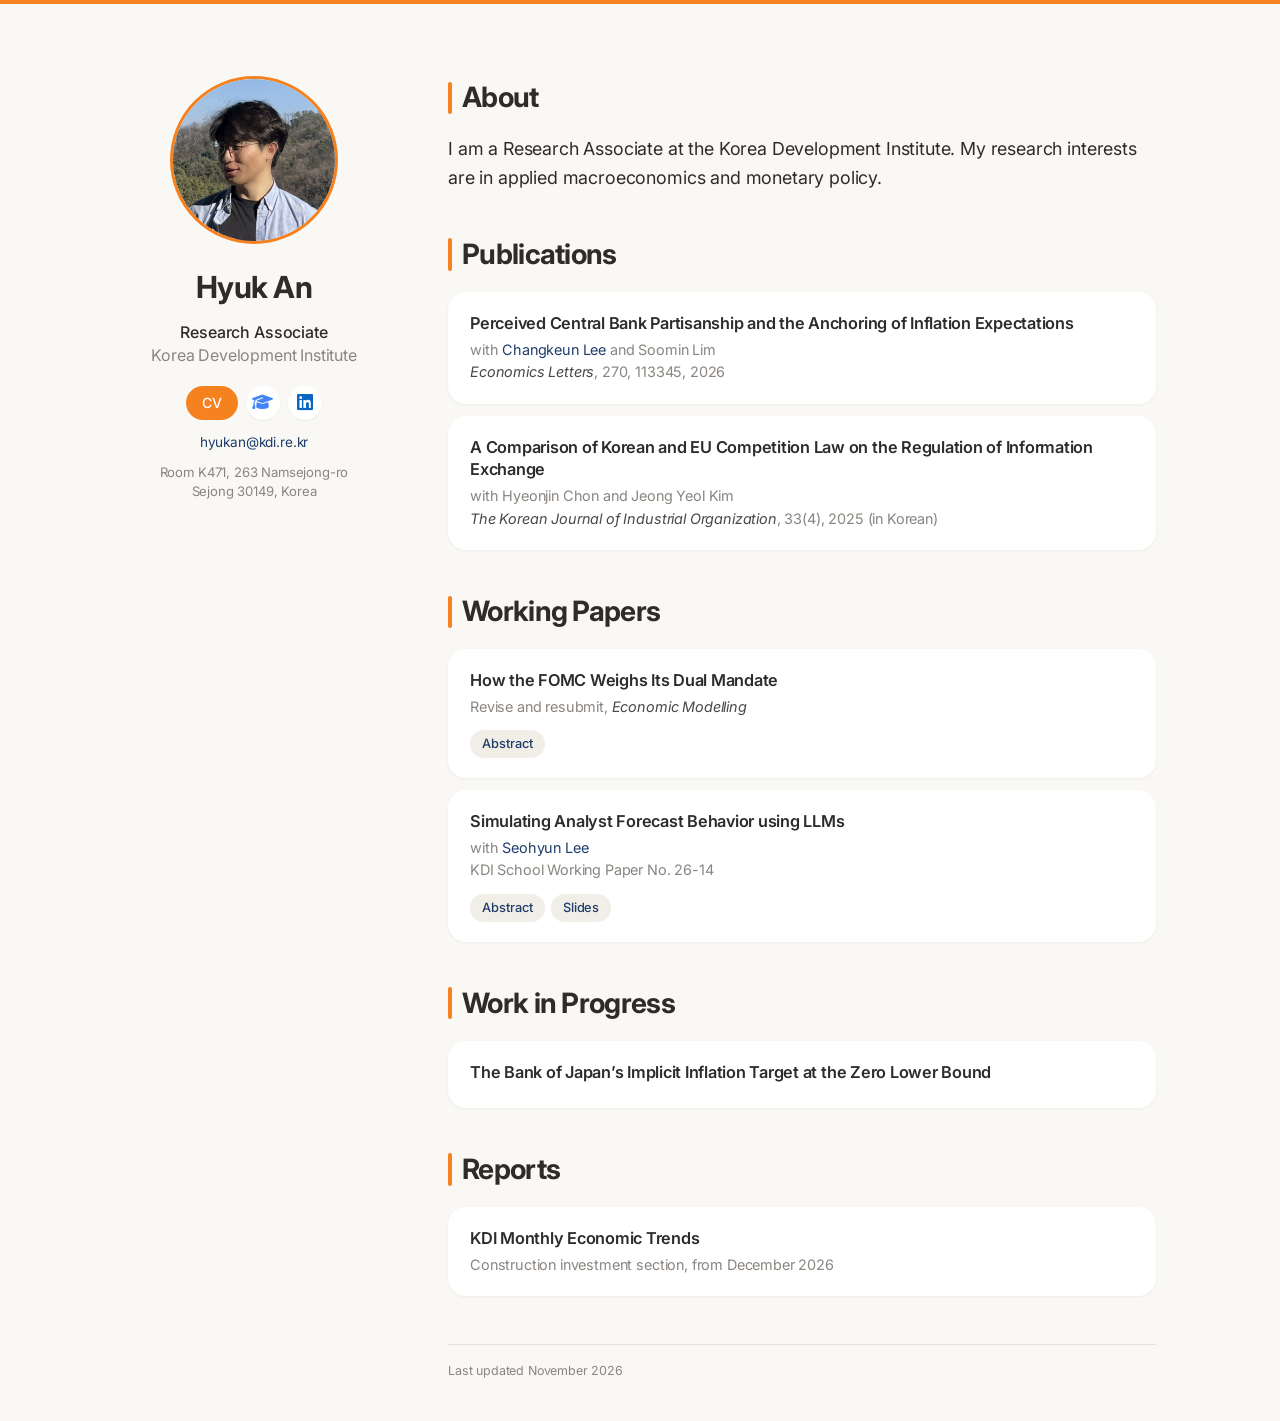
<file: index.html>
<!DOCTYPE html>
<html lang="en">
<head>
<meta charset="UTF-8">
<meta name="viewport" content="width=device-width, initial-scale=1.0">
<title>Hyuk An</title>
<meta name="description" content="Hyuk An, Research Associate at the Korea Development Institute. Applied macroeconomics and monetary policy.">
<meta property="og:title" content="Hyuk An">
<meta property="og:description" content="Research Associate, Korea Development Institute. Applied macroeconomics and monetary policy.">
<meta property="og:type" content="website">
<meta property="og:url" content="https://hyuk-an.github.io/">
<meta property="og:image" content="https://hyuk-an.github.io/profile.jpg">
<meta name="twitter:card" content="summary">
<link rel="icon" type="image/svg+xml" href="favicon.svg?v=2">
<link rel="preconnect" href="https://fonts.googleapis.com">
<link rel="preconnect" href="https://fonts.gstatic.com" crossorigin>
<link href="https://fonts.googleapis.com/css2?family=Inter:wght@400;500;600;700&display=swap" rel="stylesheet">
<link rel="stylesheet" href="https://cdnjs.cloudflare.com/ajax/libs/font-awesome/6.5.1/css/all.min.css">
<link rel="stylesheet" href="style.css?v=20261123">
</head>
<body>

<div class="layout">

<aside class="side">
  <img class="photo" src="profile.jpg?v=20261123" alt="Hyuk An" onerror="this.style.display='none'">
  <h1>Hyuk An</h1>
  <p class="role">Research Associate<br><span>Korea Development Institute</span></p>
  <div class="actions">
    <a class="pill primary" href="Hyuk_An_CV.pdf?v=20261123c" target="_blank" rel="noopener">CV</a>
    <a class="pill icon" href="https://scholar.google.com/citations?user=-hO5xycAAAAJ" target="_blank" rel="noopener" title="Google Scholar" aria-label="Google Scholar"><i class="fa-solid fa-graduation-cap"></i></a>
    <a class="pill icon" href="https://www.linkedin.com/in/hyuk-an/" target="_blank" rel="noopener" title="LinkedIn" aria-label="LinkedIn"><i class="fa-brands fa-linkedin"></i></a>
  </div>
  <p class="mail"><a href="mailto:hyukan@kdi.re.kr">hyukan@kdi.re.kr</a></p>
  <p class="addr"><a href="https://maps.google.com/?q=Korea+Development+Institute,+263+Namsejong-ro,+Sejong-si" target="_blank" rel="noopener">Room K471, 263 Namsejong-ro<br>Sejong 30149, Korea</a></p>
</aside>

<main class="main">

  <section id="about">
    <h2>About</h2>
    <p class="lead">I am a Research Associate at the Korea Development Institute. My research interests are in applied macroeconomics and monetary policy.</p>
  </section>

  <section id="research">
    <h2>Publications</h2>

    <article class="card">
      <h3><a href="https://doi.org/10.1016/j.econlet.2026.113345" target="_blank" rel="noopener">Perceived Central Bank Partisanship and the Anchoring of Inflation Expectations</a></h3>
      <p class="by">with <a href="https://changkeunlee.super.site/" target="_blank" rel="noopener">Changkeun Lee</a> and Soomin Lim</p>
      <p class="venue"><em>Economics Letters</em>, 270, 113345, 2026</p>
    </article>

    <article class="card">
      <h3><a href="https://doi.org/10.36354/KJIO.33.4.1" target="_blank" rel="noopener">A Comparison of Korean and EU Competition Law on the Regulation of Information Exchange</a></h3>
      <p class="by">with Hyeonjin Chon and Jeong Yeol Kim</p>
      <p class="venue"><em>The Korean Journal of Industrial Organization</em>, 33(4), 2025 (in Korean)</p>
    </article>

    <h2>Working Papers</h2>

    <article class="card">
      <h3><a href="An_FOMC_Dual_Mandate.pdf" target="_blank" rel="noopener">How the FOMC Weighs Its Dual Mandate</a></h3>
      <p class="venue">Revise and resubmit, <em>Economic Modelling</em></p>
      <div class="row">
        <button class="tag ab">Abstract</button>
      </div>
      <p class="abstract">We estimate the weight on unemployment relative to inflation in the Federal Reserve’s quadratic loss function over 2012–2020. Large language models count the negative and positive words in each member’s remarks in the FOMC transcripts. Taking net negativity as a proxy proportional to the loss, we regress it on the Tealbook forecasts. The results show that the FOMC places greater weight on the inflation gap than on the unemployment gap. A weight recovered from the observed federal funds rate target, using the FOMC’s projections in the Summary of Economic Projections together with the Board’s own models, EDO and LINVER, is consistent with the transcript estimate.</p>
    </article>

    <article class="card">
      <h3><a href="https://papers.ssrn.com/sol3/papers.cfm?abstract_id=6940898" target="_blank" rel="noopener">Simulating Analyst Forecast Behavior using LLMs</a></h3>
      <p class="by">with <a href="https://sites.google.com/view/slee6" target="_blank" rel="noopener">Seohyun Lee</a></p>
      <p class="venue">KDI School Working Paper No. 26-14</p>
      <div class="row">
        <button class="tag ab">Abstract</button>
        <a class="tag" href="slides_llm_analyst_serc2026.pdf" target="_blank" rel="noopener">Slides</a>
      </div>
      <p class="abstract">We examine whether a commercial large language model (LLM) can match human analysts in numerical earnings per share (EPS) forecasting. Using 121,369 forecasts for 607 Korean listed firms over 2018–2025, we generate paired LLM forecasts utilizing only information publicly available as of the analyst forecast date, with external search disabled. Human analysts remain more accurate on average: median forecast errors are 1.9% of stock price for analysts and 2.3% for the LLM, implying that the LLM underperforms analysts by about 20%. The LLM outperforms consensus forecasts but remains less accurate than analysts’ prior forecasts. The analyst advantage is larger for loss-making, highly leveraged, and smaller firms, as well as for firms with greater analyst disagreement. Comparing model generations under identical prompts, GPT-5.4-nano closes 68% of the gap between GPT-4.1-nano and human analysts.</p>
    </article>

    <h2>Work in Progress</h2>

    <article class="card">
      <h3>The Bank of Japan’s Implicit Inflation Target at the Zero Lower Bound</h3>
    </article>

    <h2>Reports</h2>

    <article class="card">
      <h3><a href="https://www.kdi.re.kr/eng/research/monTrends" target="_blank" rel="noopener">KDI Monthly Economic Trends</a></h3>
      <p class="venue">Construction investment section, from December 2026</p>
    </article>
  </section>

  <footer>Last updated November 2026</footer>
</main>
</div>

<script>
document.querySelectorAll('.ab').forEach(function(b){
  b.addEventListener('click',function(){ b.closest('.card').classList.toggle('open'); });
});
</script>
</body>
</html>
</file>
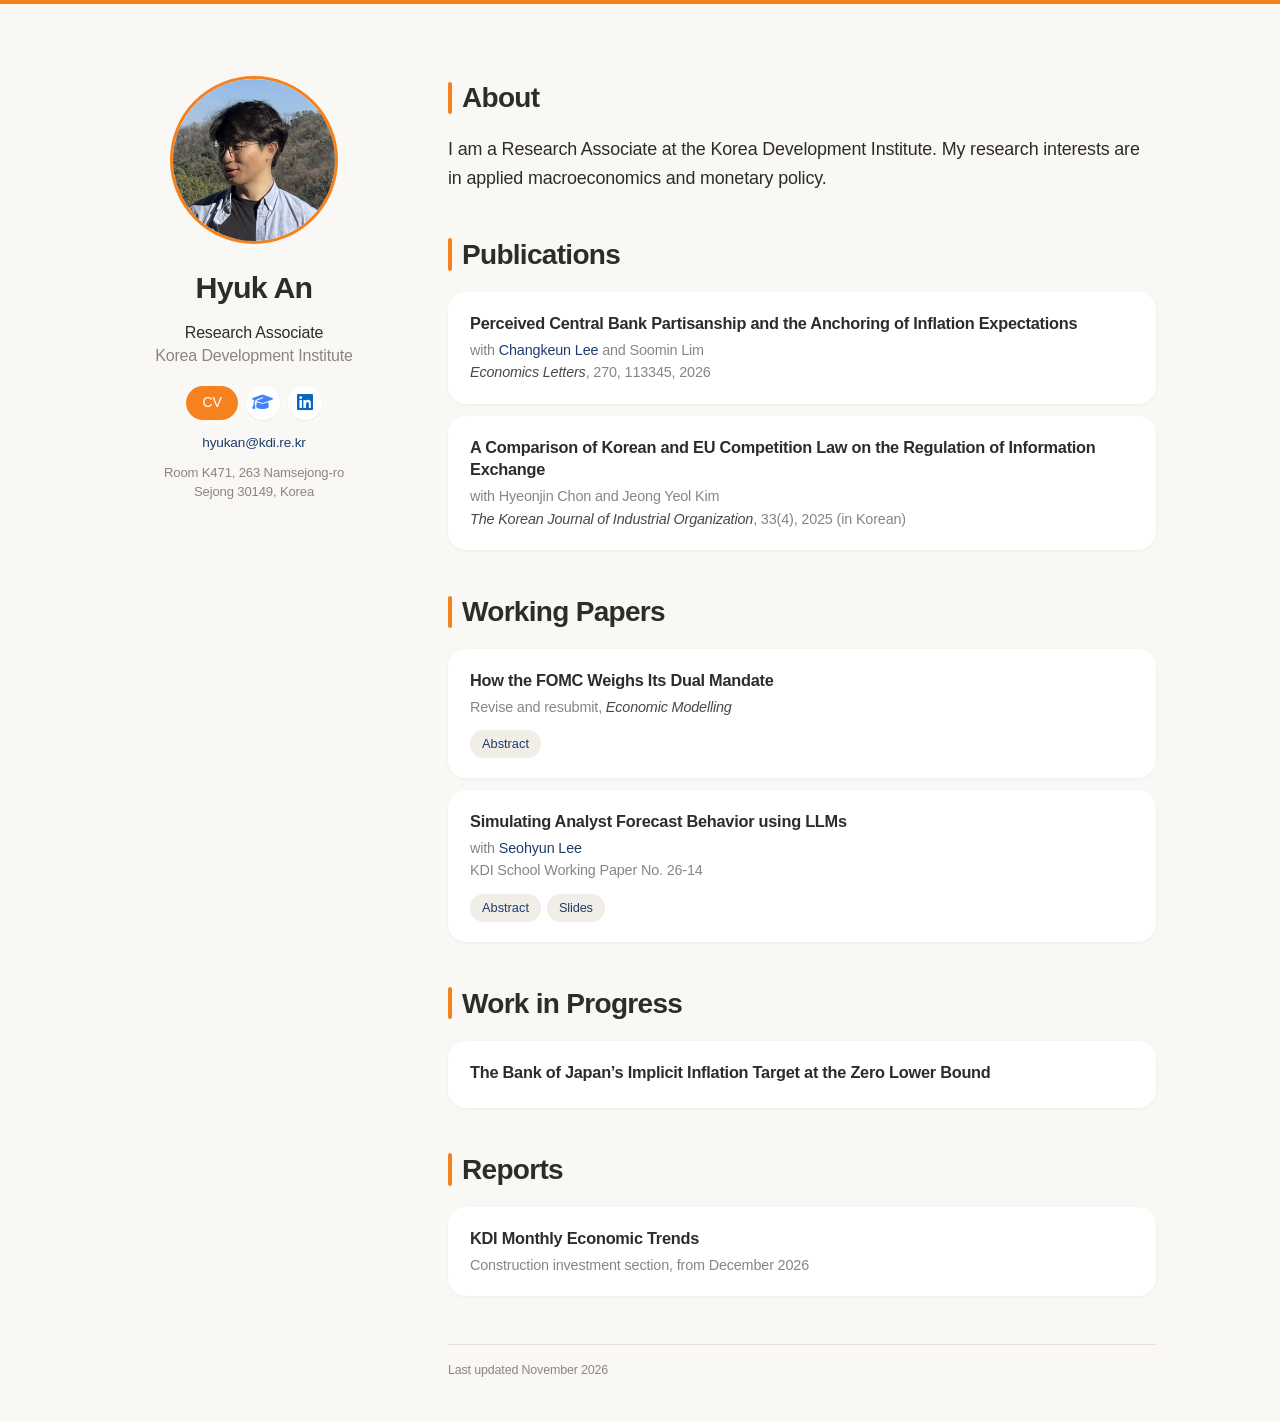
<file: contact.html>
<!DOCTYPE html>
<html lang="en"><head><meta charset="UTF-8"><title>Hyuk An (안혁)</title>
<meta http-equiv="refresh" content="0; url=index.html">
<link rel="canonical" href="index.html"></head>
<body><p><a href="index.html">Hyuk An (안혁)</a></p></body></html>
</file>
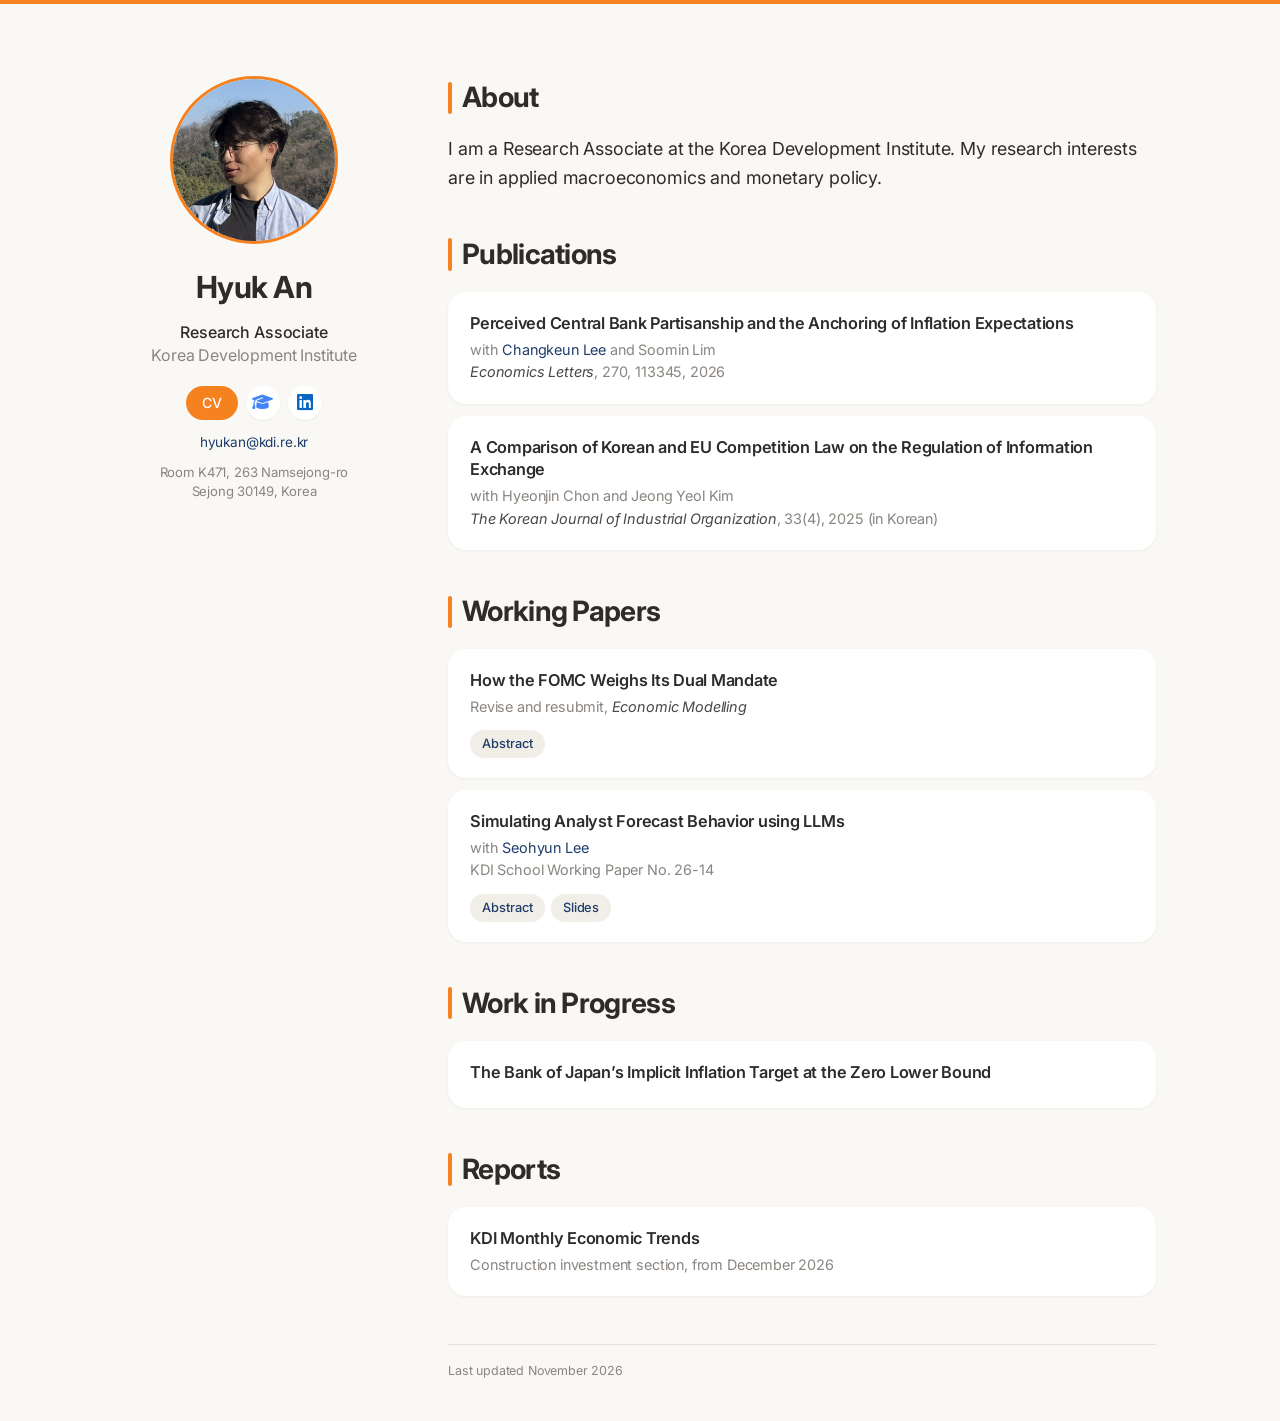
<file: research.html>
<!DOCTYPE html>
<html lang="en"><head><meta charset="UTF-8"><title>Hyuk An</title>
<meta http-equiv="refresh" content="0; url=index.html#research">
<link rel="canonical" href="index.html#research"></head>
<body><p><a href="index.html#research">Hyuk An — Research</a></p></body></html>
</file>
<file: style.css>
:root{
  --ink:#1d1d1f; --text:#424245; --muted:#86868b; --accent:#0071e3;
  --line:#d2d2d7; --card:#ffffff; --bg:#f5f5f7; --nav:rgba(255,255,255,.72);
}
@media (prefers-color-scheme:dark){
  :root{ --ink:#f5f5f7; --text:#d2d2d7; --muted:#8e8e93; --accent:#2997ff;
         --line:#38383a; --card:#1c1c1e; --bg:#000000; --nav:rgba(22,22,23,.72); }
}
*{box-sizing:border-box}
html{scroll-behavior:smooth; scroll-padding-top:24px}
body{
  margin:0; background:var(--bg); color:var(--text);
  font-family:-apple-system,BlinkMacSystemFont,"SF Pro Text","Inter","Apple SD Gothic Neo","Malgun Gothic",sans-serif;
  font-size:16px; line-height:1.55; letter-spacing:-.01em; -webkit-font-smoothing:antialiased;
}
a{color:var(--accent); text-decoration:none}
a:hover{text-decoration:underline}

/* frosted top bar */
.topbar{position:sticky; top:0; z-index:10; background:var(--nav);
  -webkit-backdrop-filter:saturate(180%) blur(20px); backdrop-filter:saturate(180%) blur(20px);
  border-bottom:1px solid rgba(0,0,0,.06)}
.topwrap{max-width:1080px; margin:0 auto; padding:0 24px; height:52px; display:flex; align-items:center; justify-content:space-between}
.brand{color:var(--ink); font-weight:600; font-size:1.05rem}
.brand:hover{text-decoration:none}
.topbar nav a{color:var(--ink); opacity:.75; margin-left:28px; font-size:.88rem}
.topbar nav a:hover{opacity:1; text-decoration:none}

/* layout */
.layout{max-width:1080px; margin:0 auto; padding:72px 24px 40px; display:grid; grid-template-columns:260px 1fr; gap:64px}

/* sidebar */
.side{position:sticky; top:56px; align-self:start; text-align:center}
.photo{width:168px; height:168px; border-radius:50%; object-fit:cover; display:block; margin:0 auto 20px;
  box-shadow:0 8px 24px rgba(0,0,0,.10)}
.side h1{color:var(--ink); font-size:1.9rem; font-weight:700; letter-spacing:-.025em; margin:0}
.side .kr{margin:2px 0 12px; color:var(--muted)}
.side .role{margin:0 0 18px; color:var(--ink); font-weight:500; line-height:1.45}
.side .role span{color:var(--muted); font-weight:400}
.actions{display:flex; justify-content:center; gap:8px; margin-bottom:12px}
.pill{display:inline-flex; align-items:center; justify-content:center; height:34px; padding:0 16px; border-radius:980px;
  background:var(--card); color:var(--ink); font-size:.88rem; font-weight:500; transition:background .2s}
.pill:hover{text-decoration:none; background:var(--line)}
.pill.primary{background:var(--accent); color:#fff}
.pill.primary:hover{background:#0077ed}
.pill.icon{width:34px; padding:0}
.side .mail{margin:0; color:var(--muted); font-size:.85rem}

/* main */
.main{min-width:0}
section{margin-bottom:40px}
h2{color:var(--ink); font-size:1.75rem; font-weight:700; letter-spacing:-.025em; margin:40px 0 16px}
section:first-child h2{margin-top:0}
.lead{font-size:1.12rem; color:var(--ink); line-height:1.6; margin:0 0 12px}
.sub{color:var(--muted); font-size:.92rem; margin:0 0 16px}
.chips{list-style:none; padding:0; margin:0; display:flex; flex-wrap:wrap; gap:8px}
.chips li{background:var(--card); color:var(--ink); font-size:.82rem; font-weight:500; padding:6px 14px; border-radius:980px}

/* paper cards */
.card{background:var(--card); border-radius:18px; padding:20px 22px; margin:0 0 12px; box-shadow:0 1px 2px rgba(0,0,0,.04)}
.card h3{color:var(--ink); font-size:1.02rem; font-weight:600; line-height:1.4; margin:0 0 4px; letter-spacing:-.015em}
.card .by,.card .venue{margin:0; font-size:.9rem; color:var(--muted)}
.card .venue em{color:var(--text)}
.row{display:flex; flex-wrap:wrap; gap:6px; margin-top:12px}
.tag{font:inherit; font-size:.8rem; font-weight:500; padding:4px 12px; border-radius:980px; border:0;
  background:#f0f2f5; color:var(--accent); cursor:pointer}
.tag:hover{text-decoration:none; background:var(--line)}
.abstract{display:none; margin:14px 0 0; font-size:.9rem; line-height:1.6; color:var(--text)}
.card.open .abstract{display:block}
.card.open .ab{background:var(--accent); color:#fff}

footer{margin-top:48px; padding-top:16px; border-top:1px solid var(--line); color:var(--muted); font-size:.78rem}

@media (max-width:820px){
  .layout{grid-template-columns:1fr; gap:32px; padding:32px 20px}
  .side{position:static}
  .photo{width:130px; height:130px}
  .topbar nav a{margin-left:18px}
}
.side .addr{margin:10px 0 0; font-size:.82rem; line-height:1.5}
.side .addr a{color:var(--muted)}

/* status badges */
.badge{display:inline-block; vertical-align:2px; margin-left:6px; padding:1px 8px; border-radius:980px;
  border:1px solid var(--line); background:transparent; color:var(--muted);
  font-size:.68rem; font-weight:500; letter-spacing:.02em; white-space:nowrap}

/* card hover */
.card{transition:transform .25s ease, box-shadow .25s ease}
.card:hover{transform:translateY(-3px); box-shadow:0 12px 28px rgba(0,0,0,.08)}
@media (prefers-reduced-motion:reduce){ .card,.card:hover{transition:none; transform:none} }

/* light tint for the page, white surfaces */
.pill{background:#ffffff; box-shadow:0 1px 2px rgba(0,0,0,.06)}
.pill.primary{box-shadow:none}
@media (prefers-color-scheme:dark){ .tag{background:#2c2c2e} .pill{background:#1c1c1e} }

/* top band */
.band{background:#fef1e6; border-bottom:2px solid #f5821f}
.bandwrap{max-width:1080px; margin:0 auto; padding:0 24px; height:72px; display:flex; align-items:center; justify-content:space-between}
.bname{color:var(--ink); font-size:1.5rem; font-weight:600; letter-spacing:-.02em}
.binst{color:#c8620a; font-size:.92rem; font-weight:600}
@media (prefers-color-scheme:dark){ .band{background:#2a1c10} .binst{color:#f5a25a} }
@media (max-width:820px){ .bandwrap{height:60px} .bname{font-size:1.2rem} .binst{font-size:.8rem} }
.bname{margin:0}
.bkr{font-size:.9rem; font-weight:400; color:var(--muted); margin-left:6px}

/* KDI palette: warm cream, charcoal text, orange accent, navy secondary (CV button kept blue) */
:root{ --ink:#2d2c2b; --text:#4a4845; --muted:#8a8580; --bg:#faf8f5; --line:#e6e1da; --orange:#f5821f; --navy:#1f3d6b; }
body{background:var(--bg)}
.band{background:#ffffff; border-bottom:3px solid var(--orange)}
.binst{color:var(--orange)}
h2{position:relative; padding-left:14px}
h2::before{content:""; position:absolute; left:0; top:.2em; bottom:.2em; width:4px; border-radius:2px; background:var(--orange)}
.card .by a,.side .mail a,.main p a{color:var(--navy)}
.tag{color:var(--navy); background:#f1ede7}
.tag:hover{background:#e6e1da}
.card.open .ab{background:var(--navy); color:#fff}
.card{box-shadow:0 1px 3px rgba(45,44,43,.06)}
.card:hover{box-shadow:0 12px 28px rgba(45,44,43,.10)}
.pill{background:#ffffff}
.pill:hover{background:#f1ede7}
@media (prefers-color-scheme:dark){
  :root{ --ink:#f2efeb; --text:#d6d1cb; --muted:#9a948d; --bg:#151412; --line:#33302c; --navy:#8fb3e8; }
  .band{background:#1d1b19} .tag{background:#2a2724} .pill{background:#1d1b19} .card{background:#1d1b19}
}

/* band now carries only the institution; name sits in the sidebar */
.bandwrap{justify-content:flex-start; height:56px}
.side h1{margin:0 0 10px}

/* no top band: thin KDI-orange rule at the very top */
body{border-top:4px solid var(--orange)}
/* CV button in KDI orange */
.pill.primary{background:var(--orange); color:#fff}
.pill.primary:hover{background:#e0721a}
/* photo ring in KDI orange */
.photo{padding:4px; background:#fff; border:2px solid var(--orange); box-shadow:none}
.side .role .dept{font-size:.85rem}
.photo{padding:0; background:none; border:3px solid var(--orange)}
/* LinkedIn button: brand-blue logo so it reads as LinkedIn at a glance */
.pill.icon .fa-linkedin{color:#0a66c2; font-size:1.15rem}
@media (prefers-color-scheme:dark){ .pill.icon .fa-linkedin{color:#70b5f9} }
.pill.icon .fa-graduation-cap{color:#4285f4; font-size:1.05rem}
@media (prefers-color-scheme:dark){ .pill.icon .fa-graduation-cap{color:#8ab4f8} }
/* linked paper titles: keep title colour, underline on hover */
.card h3 a{color:inherit}
.card h3 a:hover{color:var(--navy); text-decoration:underline; text-underline-offset:3px}
/* 3D office button */
.pill.icon .fa-cube{color:var(--orange); font-size:1rem}
</file>
